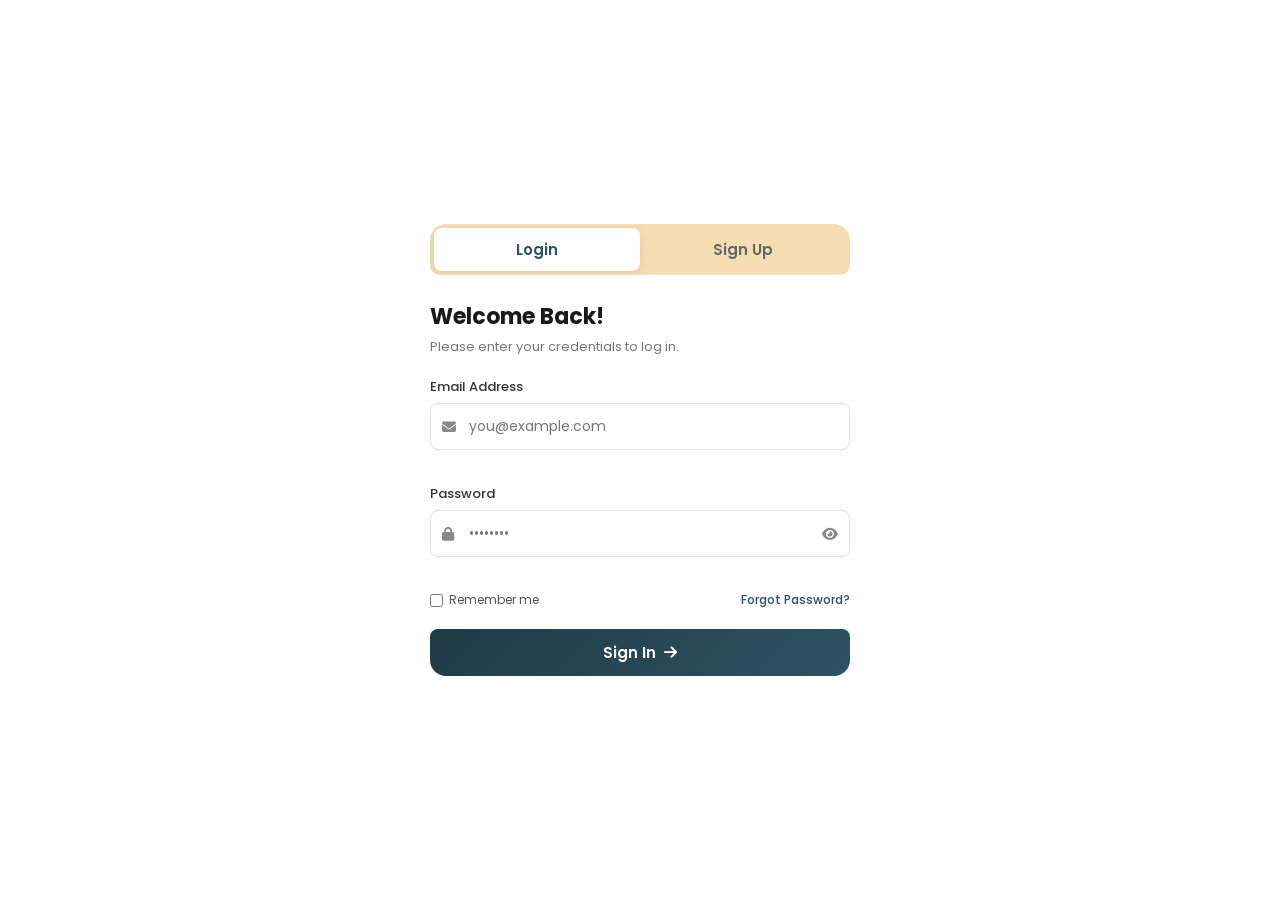
<file: index.html>
<!DOCTYPE html>
<html lang="en">
<head>
    <meta charset="UTF-8">
    <meta name="viewport" content="width=device-width, initial-scale=1.0">
    <title>Login & Sign Up</title>
    <!-- Google Fonts & Font Awesome Icons -->
    <link href="https://fonts.googleapis.com/css2?family=Poppins:wght@300;400;500;600;700&display=swap" rel="stylesheet">
    <link rel="stylesheet" href="https://cdnjs.cloudflare.com/ajax/libs/font-awesome/6.4.0/css/all.min.css">
    
    <!-- Custom CSS -->
    <link rel="stylesheet" href="style.css">
    <link rel="home.html" href="home.html">
    <link rel="about.html" href="about.html">
    <link rel="contect.html" href="contect.html">
    <link rel="shop.html" href="shop.html">
</head>
<body>

    <div class="card">
        <!-- Tab Navigation -->
        <div class="tab-header">
            <button class="tab-btn active" id="loginTabBtn">Login</button>
            <button class="tab-btn" id="signupTabBtn">Sign Up</button>
        </div>

        <!-- Notification Toast -->
        <div class="toast" id="toast"></div>

        <!-- LOGIN FORM -->
        <form id="loginForm" class="form-content active-form" novalidate>
            <h2 class="form-title">Welcome Back!</h2>
            <p class="form-subtitle">Please enter your credentials to log in.</p>

            <div class="input-group">
                <label for="loginEmail">Email Address</label>
                <div class="input-wrapper">
                    <i class="fa-solid fa-envelope input-icon"></i>
                    <input type="email" id="loginEmail" placeholder="you@example.com" required>
                </div>
                <small class="error-msg" id="loginEmailError"></small>
            </div>

            <div class="input-group">
                <label for="loginPassword">Password</label>
                <div class="input-wrapper">
                    <i class="fa-solid fa-lock input-icon"></i>
                    <input type="password" id="loginPassword" placeholder="••••••••" required>
                    <i class="fa-solid fa-eye toggle-password" id="toggleLoginPassword"></i>
                </div>
                <small class="error-msg" id="loginPasswordError"></small>
            </div>

            <div class="form-options">
                <label class="remember-me">
                    <input type="checkbox" id="rememberMe">
                    <span>Remember me</span>
                </label>
                <a href="#" class="forgot-link" id="forgotPasswordLink">Forgot Password?</a>
            </div>

            <button type="submit" class="submit-btn">
                <span>Sign In</span>
                <i class="fa-solid fa-arrow-right"></i>
            </button>
        </form>

        <!-- SIGN UP FORM -->
        <form id="signupForm" class="form-content" novalidate>
            <h2 class="form-title">Create Account</h2>
            <p class="form-subtitle">Fill in the details below to register.</p>

            <div class="input-group">
                <label for="signupName">Full Name</label>
                <div class="input-wrapper">
                    <i class="fa-solid fa-user input-icon"></i>
                    <input type="text" id="signupName" placeholder="John Doe" required>
                </div>
                <small class="error-msg" id="signupNameError"></small>
            </div>

            <div class="input-group">
                <label for="signupEmail">Email Address</label>
                <div class="input-wrapper">
                    <i class="fa-solid fa-envelope input-icon"></i>
                    <input type="email" id="signupEmail" placeholder="you@example.com" required>
                </div>
                <small class="error-msg" id="signupEmailError"></small>
            </div>

            <div class="input-group">
                <label for="signupPassword">Password</label>
                <div class="input-wrapper">
                    <i class="fa-solid fa-lock input-icon"></i>
                    <input type="password" id="signupPassword" placeholder="Minimum 6 characters" required>
                    <i class="fa-solid fa-eye toggle-password" id="toggleSignupPassword"></i>
                </div>
                <small class="error-msg" id="signupPasswordError"></small>
            </div>

            <button type="submit" class="submit-btn">
                <span>Create Account</span>
                <i class="fa-solid fa-user-plus"></i>
            </button>
        </form>
    </div>

    <!-- JavaScript File -->
    <script src="java.js"></script>
</body>
</html>
</file>
<file: style.css>
* {
    margin: 0;
    padding: 0;
    box-sizing: border-box;
    font-family: 'poppins', sans-serif;

}

body {
    min-height: 100vh;
    background: -moz-repeating-linear-gradient();
    display:flex;
    justify-content: center;
    align-items: center;
    padding: 20px;

}

.card {
    background: rgba(red, green, blue, alpha);
    width: 100%;
    max-width: 420px;
    border-radius: 16px;
    box-shadow: oklab(lightness a b);
    padding: relative;
    overflow: hidden;
}

.tab-header {
    display: flex;
    background-color: wheat;
    border-radius: 10px;
    padding: 4px;
    margin-bottom: 25px;

}
.tab-btn {
    flex: 1;
    padding: 10px;
    border: none;
    background: transparent;
    font-size: 15px;
    font-weight: 600;
    color: #666;
    border-radius: 8px;
    cursor: pointer;
    transition: all 0.3s ease;
}

.tab-btn.active {
    background-color: #ffffff;
    color: #2c5364;
    box-shadow: 0 2px 8px rgba(0, 0, 0, 0.1);
}

/* FORM SWITCHING */
.form-content {
    display: none;
}

.form-content.active-form {
    display: block;
    animation: fadeIn 0.4s ease forwards;
}

@keyframes fadeIn {
    from {
        opacity: 0;
        transform: translateY(10px);
    }
    to {
        opacity: 1;
        transform: translateY(0);
    }
}

.form-title {
    font-size: 22px;
    color: #1a1a1a;
    font-weight: 700;
    margin-bottom: 4px;
}

.form-subtitle {
    font-size: 13px;
    color: #777;
    margin-bottom: 20px;
}

/* INPUT GROUPS */
.input-group {
    margin-bottom: 16px;
}

.input-group label {
    display: block;
    font-size: 13px;
    font-weight: 500;
    color: #333;
    margin-bottom: 6px;
}

.input-wrapper {
    position: relative;
    display: flex;
    align-items: center;
}

.input-icon {
    position: absolute;
    left: 12px;
    color: #888;
    font-size: 14px;
}

.toggle-password {
    position: absolute;
    right: 12px;
    color: #888;
    font-size: 14px;
    cursor: pointer;
}

.toggle-password:hover {
    color: #333;
}

.input-wrapper input {
    width: 100%;
    padding: 12px 38px;
    border: 1.5px solid #e0e0e0;
    border-radius: 8px;
    font-size: 14px;
    outline: none;
    transition: border-color 0.3s ease, box-shadow 0.3s ease;
}

.input-wrapper input:focus {
    border-color: #2c5364;
    box-shadow: 0 0 0 3px rgba(44, 83, 100, 0.15);
}

.input-wrapper input.error {
    border-color: #e74c3c;
}

.error-msg {
    color: #e74c3c;
    font-size: 11px;
    margin-top: 4px;
    display: block;
    min-height: 14px;
}


.form-options {
    display: flex;
    justify-content: space-between;
    align-items: center;
    margin-bottom: 20px;
    font-size: 12px;
}

.remember-me {
    display: flex;
    align-items: center;
    gap: 6px;
    cursor: pointer;
    color: #555;
}

.forgot-link {
    color: #2c5364;
    text-decoration: none;
    font-weight: 500;
}

.forgot-link:hover {
    text-decoration: underline;
}


.submit-btn {
    width: 100%;
    padding: 12px;
    background: linear-gradient(135deg, #203a43, #2c5364);
    color: #ffffff;
    border: none;
    border-radius: 8px;
    font-size: 15px;
    font-weight: 600;
    cursor: pointer;
    display: flex;
    justify-content: center;
    align-items: center;
    gap: 8px;
    transition: transform 0.2s ease, opacity 0.2s ease;
}

.submit-btn:hover {
    opacity: 0.95;
    transform: translateY(-1px);
}

.submit-btn:active {
    transform: translateY(0);
}


.toast {
    position: absolute;
    top: -60px;
    left: 50%;
    transform: translateX(-50%);
    background-color: #2ecc71;
    color: white;
    padding: 10px 20px;
    border-radius: 20px;
    font-size: 13px;
    font-weight: 500;
    box-shadow: 0 4px 12px rgba(0,0,0,0.15);
    transition: top 0.4s ease;
    z-index: 10;
    white-space: nowrap;
}

.toast.show {
    top: 15px;
}

.toast.error-toast {
    background-color: #e74c3c;
}
</file>
